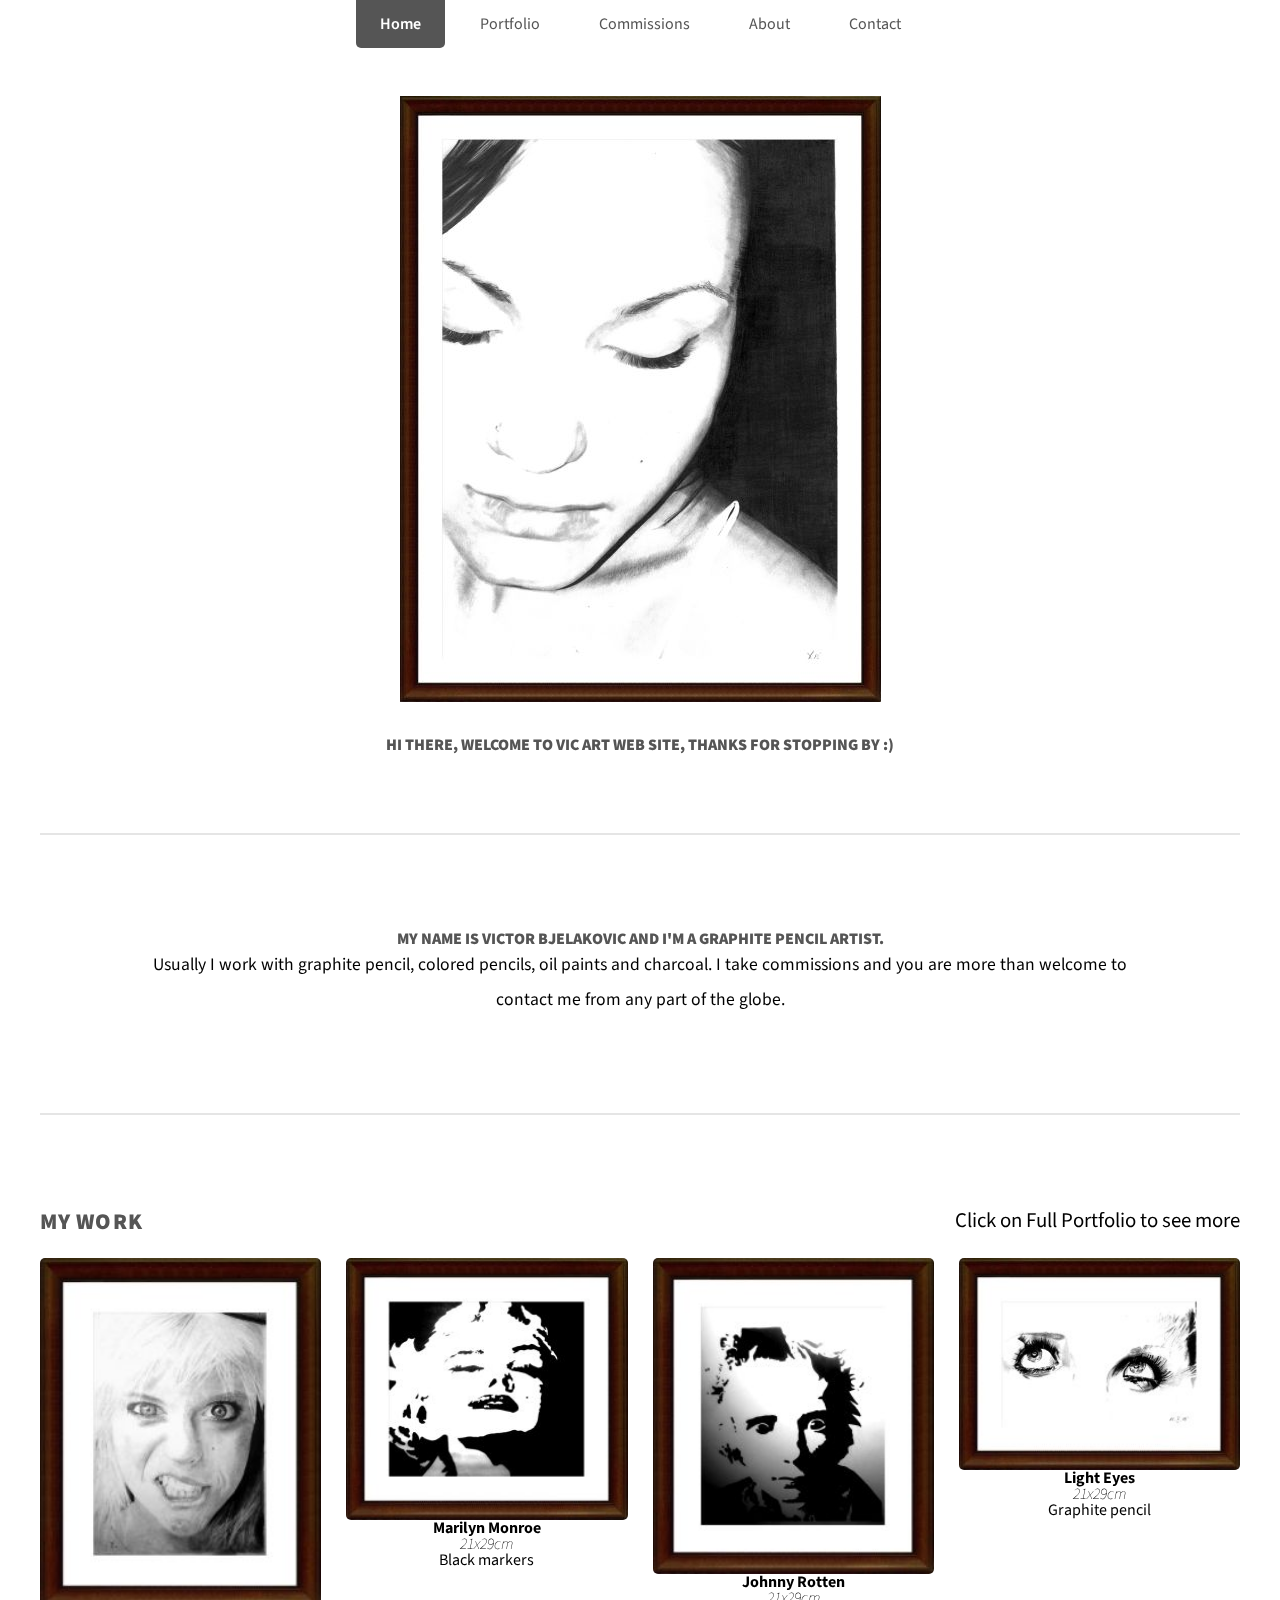
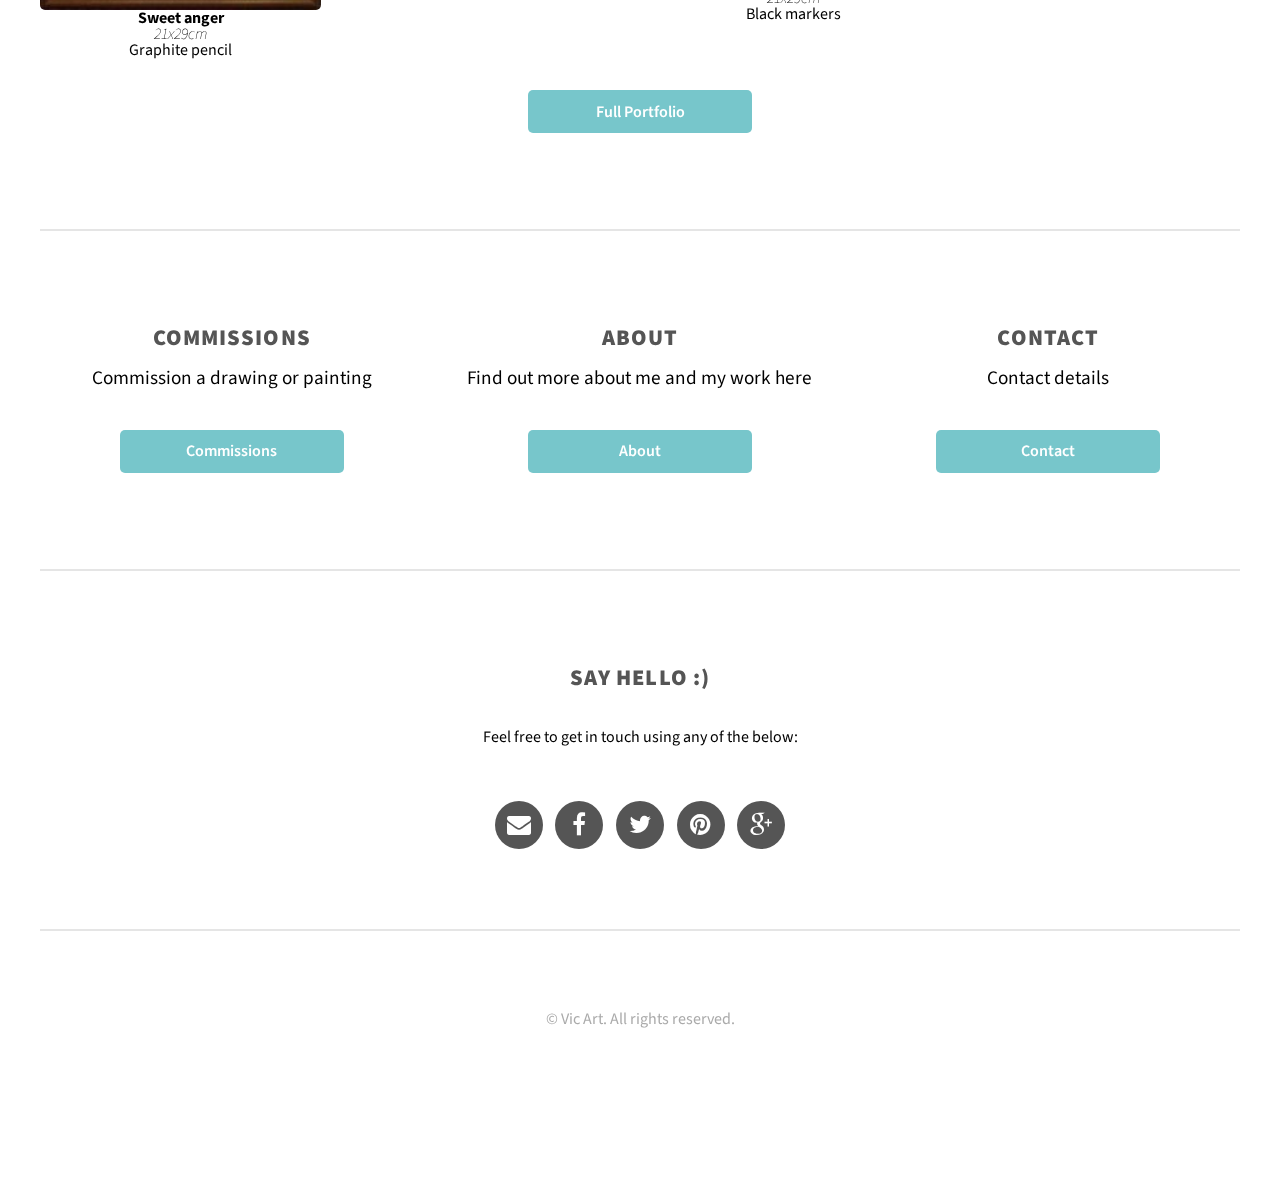
<file: index.html>
<!DOCTYPE HTML>
<html>
	<head>
		<title>Vic Art - the art of Victor Bjelakovic showing graphite pencil, charcoal, and oil based works</title>
		<meta http-equiv="content-type" content="text/html; charset=utf-8" />
		<meta name="description" content="Victor Bjelakovic's art portfolio showing his pencil, graphite, oil, and charcoal drawings and artwork. Available for commissions, exhibitions, or one off art pieces." />
		<meta name="keywords" content="Art, graphite pencil, charcoal, oil, drawing, painting" />
		<!--[if lte IE 8]><script src="css/ie/html5shiv.js"></script><![endif]-->
		<script src="js/jquery.min.js"></script>
		<script src="js/jquery.dropotron.min.js"></script>
		<script src="js/jquery.selectorr.min.js"></script>
		<script src="js/jquery.poptrox.min.js"></script>
		<script src="js/skel.min.js"></script>
		<script src="js/skel-layers.min.js"></script>
		<script src="js/init.js"></script>
		<noscript>
			<link rel="stylesheet" href="css/skel.css" />
			<link rel="stylesheet" href="css/style.css" />
			<link rel="stylesheet" href="css/style-desktop.css" />
		</noscript>
		<!--[if lte IE 8]><link rel="stylesheet" href="css/ie/v8.css" /><![endif]-->
	</head>
	<body class="homepage">
		<div class="container">

			<!-- Header Wrapper -->
				<div id="header-wrapper" class="wrapper">
							
					<!-- Header -->
						<div id="header">

							<!-- Logo -->
								<!-- <a href="index.html" id="logo">
									<span class="pennant"><span class="icon fa-pencil-square"></span>&nbsp;&nbsp;&nbsp;<h3>Vic Art</h3></span>
								</a> -->
								<img src="images/portfolio/thumbnails/GirlWithClosedEyes.jpg" alt="">
								<br/><br/><br/>
								<h3>Hi there, welcome to Vic Art web site, thanks for stopping by :)</h3>
							
							<!-- Nav -->
								<nav id="nav">
									<ul>
										<li class="current_page_item"><a href="index.html">Home</a></li>
										<li><a href="portfolio.html">Portfolio</a></li>
										<li><a href="commissions.html">Commissions</a></li>
										<li><a href="about.html">About</a></li>
										<li><a href="contact.html">Contact</a></li>
									</ul>
								</nav>

						</div>

				</div>

			<!-- Banner Wrapper -->
				<div id="banner-wrapper" class="wrapper">
	
					<!-- Banner -->
						<section id="banner">
							<h3>My name is Victor Bjelakovic and I'm a graphite pencil artist. </h3>
							<p>Usually I work with graphite pencil, colored pencils, oil paints and charcoal. I take commissions and you are more than welcome to contact me from any part of the globe.</p>
						</section>
	
				</div>
			
			<!-- Portfolio Wrapper -->
				<div class="wrapper">
					<section id="portfolio-preview">
						<header>
							<h2>My Work</h2>
							<span class="byline">Click on Full Portfolio to see more</span>
						</header>
						<div class="row">
							<div class="3u"><a href="images/portfolio/fulls/SweetAnger.jpg" class="image fit"><img src="images/portfolio/thumbnails/SweetAnger.jpg" alt="Graphite pencil art form"></a><span class="picinfo-bold">Sweet anger</span><br/><span class="picinfo-italic">21x29cm</span><br/>Graphite pencil</div>
							
							<div class="3u"><a href="images/portfolio/fulls/MarilynMonroe.jpg" class="image fit"><img src="images/portfolio/thumbnails/MarilynMonroe.jpg" alt="Black marker art form"></a><span class="picinfo-bold">Marilyn Monroe</span><br/><span class="picinfo-italic">21x29cm</span><br/><span class="picinfo-normal">Black markers</span></div>
							
							<div class="3u"><a href="images/portfolio/fulls/JohnnyRotten.jpg" class="image fit"><img src="images/portfolio/thumbnails/JohnnyRotten.jpg" alt="Black marker art form"></a><span class="picinfo-bold">Johnny Rotten</span><br/><span class="picinfo-italic">21x29cm</span><br/>Black markers</div>
							
							<div class="3u"><a href="images/portfolio/fulls/LightEyes.jpg" class="image fit"><img src="images/portfolio/thumbnails/LightEyes.jpg" alt="Graphite pencil art form"></a><span class="picinfo-bold">Light Eyes</span><br/><span class="picinfo-italic">21x29cm</span><br/>Graphite pencil</div>
						</div>
						<footer>
							<a href="portfolio.html" class="button button-alt">Full Portfolio</a>
						</footer>
					</section>
				</div>

			<!-- Highlights Wrapper -->
				<div class="wrapper">
					<div id="highlights">
						<div class="row">
							<div class="4u">
								<section class="first">
									<header>
										<h2>Commissions</h2>
										<span class="byline">Commission a drawing or painting</span>
									</header>
									<footer>
										<a href="commissions.html" class="button">Commissions</a>
									</footer>
								</section>
							</div>						
							<div class="4u">
								<section class="first">
									<header>
										<h2>About</h2>
										<span class="byline">Find out more about me and my work here</span>
									</header>
									<footer>
										<a href="about.html" class="button">About</a>
									</footer>
								</section>
							</div>
							<div class="4u">			
								<section>
									<header>
										<h2>Contact</h2>
										<span class="byline">Contact details</span>
									</header>
									<footer>
										<a href="contact.html" class="button">Contact</a>
									</footer>
								</section>
							</div>
						</div>
					</div>
				</div>

			<!-- Footer Wrapper -->
				<div id="footer-wrapper" class="wrapper">

					<!-- Footer -->
						<section id="footer">
							<header>
								<h2>Say hello :)</h2>
							</header>
							<p>Feel free to get in touch using any of the below:</p>
							<ul class="contact">
								
								<li><a href="mailto:vic-art@outlook.com" class="icon fa-envelope"><span>Email</span></a></li>
								<li><a href="https://www.facebook.com/vic.art.357" class="icon fa-facebook" target="_new"><span>Facebook</span></a></li>
								<li><a href="https://twitter.com/VicArt556" class="icon fa-twitter" target="_new"><span>Twitter</span></a></li>
								<!-- <li><a href="#" class="icon fa-instagram"><span>Instagram</span></a></li> -->
								<li><a href="http://www.pinterest.com/vicart556/" class="icon fa-pinterest" target="_new"><span>Pinterest</span></a></li>
								<li><a href="https://plus.google.com/117649432038460181382/" class="icon fa-google-plus" target="_new"><span>Google Plus</span></a></li>

							</ul>
						</section>

					<!-- Copyright -->
						<div id="copyright">
							&copy; Vic Art. All rights reserved.
						</div>

				</div>

		</div>
	</body>
</html>
</file>
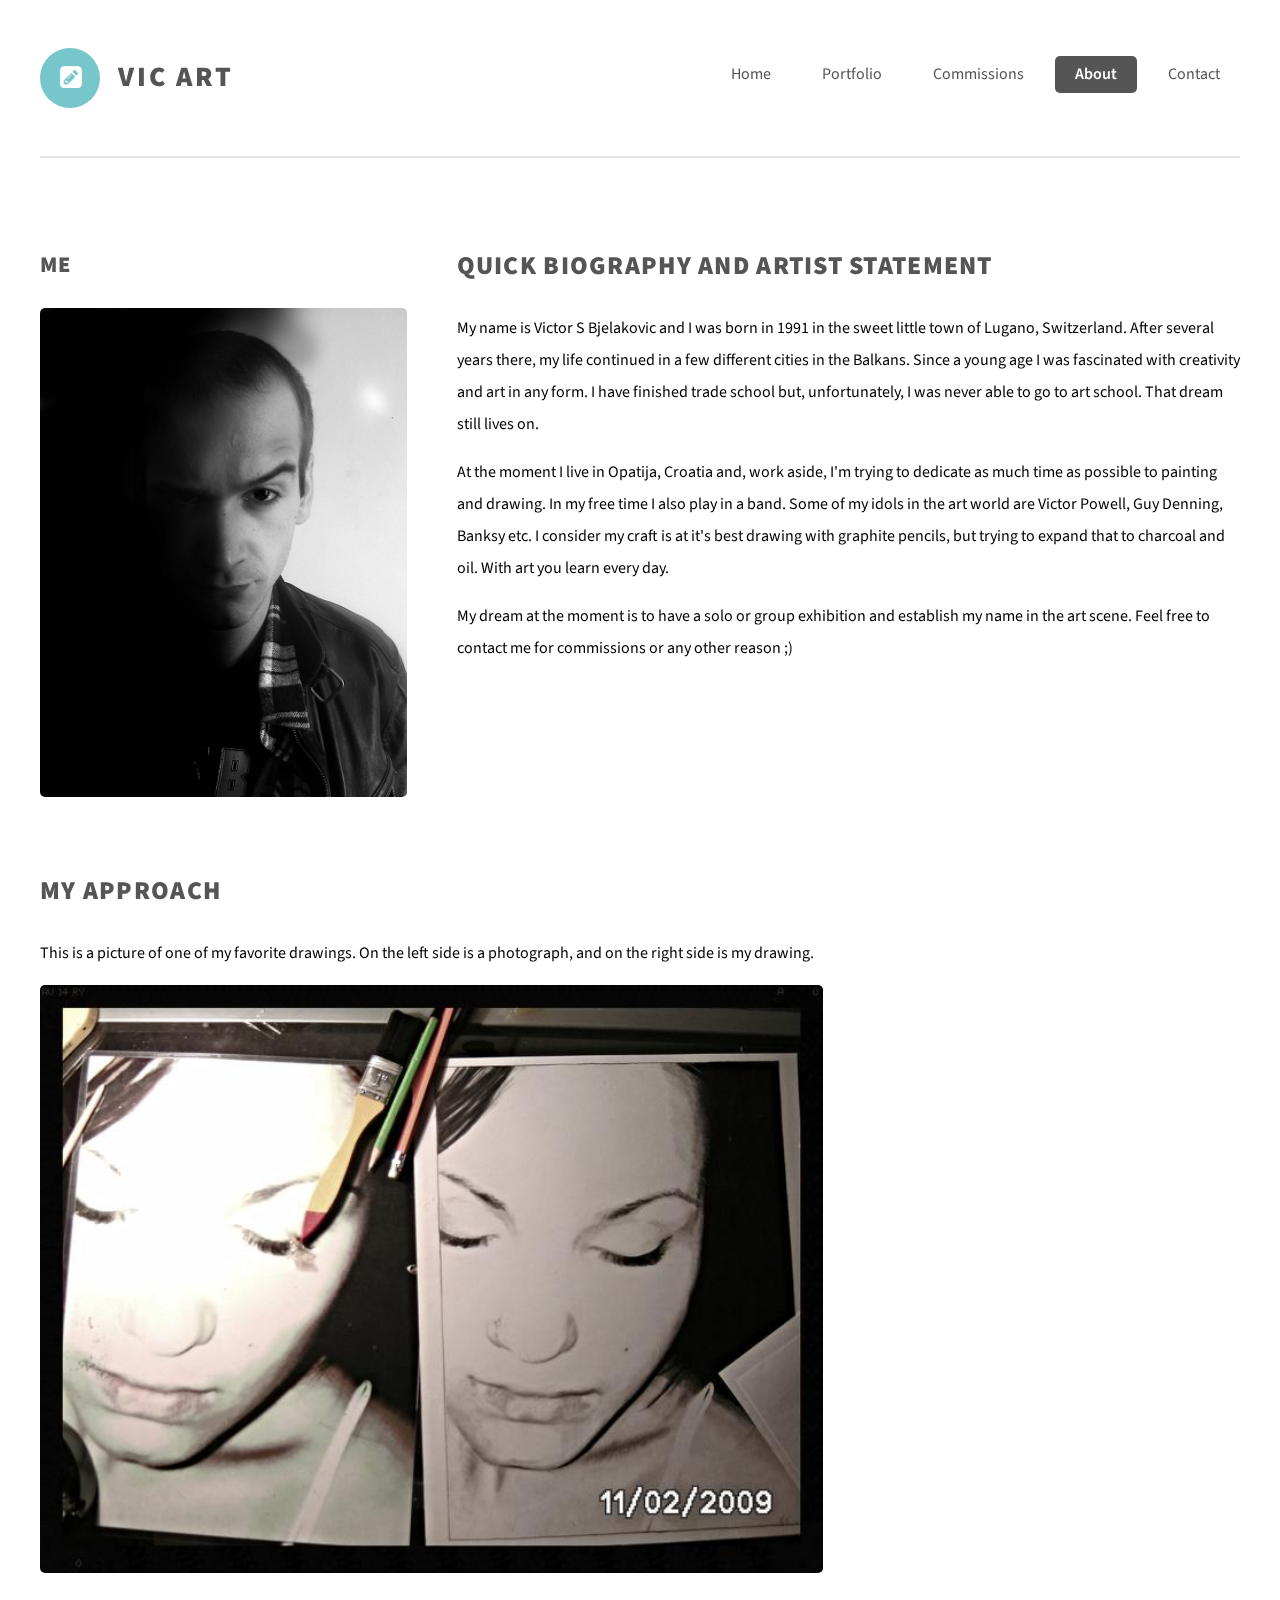
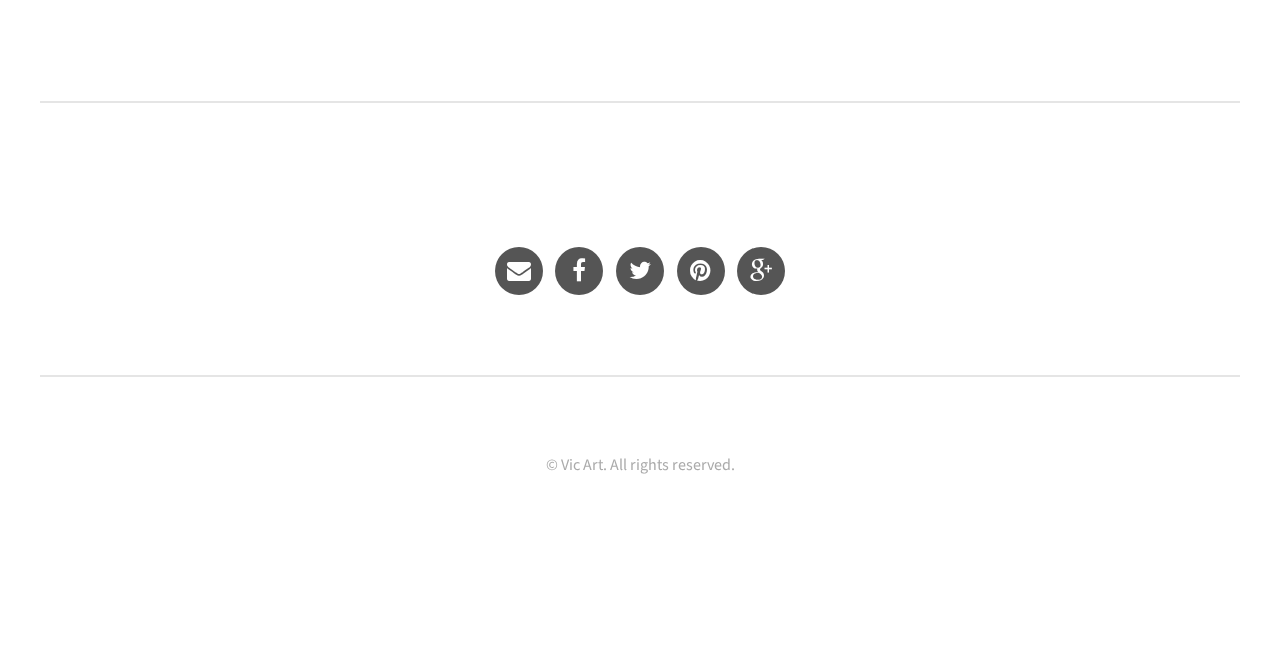
<file: about.html>
<!DOCTYPE HTML>
<html>
	<head>
		<title>Vic Art - the art of Victor Bjelakovic showing graphite pencil, charcoal, and oil based works</title>
		<meta http-equiv="content-type" content="text/html; charset=utf-8" />
		<meta name="description" content="Victor Bjelakovic's art portfolio showing his pencil, graphite, oil, and charcoal drawings and artwork. Available for commissions, exhibitions, or one off art pieces." />
		<meta name="keywords" content="Art, graphite pencil, charcoal, oil, drawing, painting" />
		<!--[if lte IE 8]><script src="css/ie/html5shiv.js"></script><![endif]-->
		<script src="js/jquery.min.js"></script>
		<script src="js/jquery.dropotron.min.js"></script>
		<script src="js/jquery.selectorr.min.js"></script>
		<script src="js/jquery.poptrox.min.js"></script>
		<script src="js/skel.min.js"></script>
		<script src="js/skel-layers.min.js"></script>
		<script src="js/init.js"></script>
		<noscript>
			<link rel="stylesheet" href="css/skel.css" />
			<link rel="stylesheet" href="css/style.css" />
			<link rel="stylesheet" href="css/style-desktop.css" />
		</noscript>
		<!--[if lte IE 8]><link rel="stylesheet" href="css/ie/v8.css" /><![endif]-->
	</head>
	<body class="left-sidebar">
		<div class="container">

			<!-- Header Wrapper -->
				<div id="header-wrapper" class="wrapper">
							
					<!-- Header -->
						<div id="header">
							
							<!-- Logo -->
								<a href="index.html" id="logo">
									<span class="pennant"><span class="icon fa-pencil-square"></span></span>
									<h1>Vic Art</h1>
								</a>
							
							<!-- Nav -->
								<nav id="nav">
									<ul>
										<li><a href="index.html">Home</a></li>
										<li><a href="portfolio.html">Portfolio</a></li>
										<li><a href="commissions.html">Commissions</a></li>
										<li class="current_page_item"><a href="about.html">About</a></li>
										<li><a href="contact.html">Contact</a></li>
									</ul>
								</nav>

						</div>

				</div>
			
			<!-- Main Wrapper -->
				<div class="wrapper">

					<div class="row double">

						<!-- Sidebar -->
						<div id="sidebar" class="4u">
							<section>
								<header>
									<h2>Me</h2>
								</header>
								<a href="#" class="image featured"><img src="images/Vic.jpg" alt=""></a>
							</section>
						</div>
				
					<!-- Content -->
						<div id="content" class="8u skel-cell-important">
							<article>					
								<header>
									<h2>Quick Biography and Artist Statement</h2>
								</header>
								<p>My name is Victor S Bjelakovic and I was born in 1991 in the sweet little town of Lugano, Switzerland. After several years there, my life continued in a few different cities in the Balkans. Since a young age I was fascinated with creativity and art in any form. I have finished trade school but, unfortunately, I was never able to go to art school. That dream still lives on.</p>
								<p>At the moment I live in Opatija, Croatia and, work aside, I'm trying to dedicate as much time as possible to painting and drawing. In my free time I also play in a band. Some of my idols in the art world are Victor Powell, Guy Denning, Banksy etc. I consider my craft is at it's best drawing with graphite pencils, but trying to expand that to charcoal and oil. With art you learn every day.
								</p>
								<p>My dream at the moment is to have a solo or group exhibition and establish my name in the art scene. Feel free to contact me for commissions or any other reason ;)</p>
							</article>
						</div>	
					</div>

					<div class="row double">
					
						<!-- Content -->
							<div id="content" class="8u skel-cell-important">
								<article>
									<header>
										<h2>My approach</h2>
									</header>
									<p>This is a picture of one of my favorite drawings. On the left side is a photograph, and on the right side is my drawing.</p>
									<a href="#" class="image featured"><img src="images/portfolio/fulls/GirlEyesPicAndDrawing.jpg" alt=""></a>
								</article>
							</div>
					</div>
				</div>						

			<!-- Footer Wrapper -->
				<div id="footer-wrapper" class="wrapper">

					<!-- Footer -->
						<section id="footer">
							<ul class="contact">
								<li><a href="mailto:vic-art@outlook.com" class="icon fa-envelope"><span>Email</span></a></li>
								<li><a href="https://www.facebook.com/vic.art.357" class="icon fa-facebook"><span>Facebook</span></a></li>
								<li><a href="https://twitter.com/VicArt556" class="icon fa-twitter"><span>Twitter</span></a></li>
								<!-- <li><a href="#" class="icon fa-instagram"><span>Instagram</span></a></li> -->
								<li><a href="http://www.pinterest.com/vicart556/" class="icon fa-pinterest"><span>Pinterest</span></a></li>
								<li><a href="https://plus.google.com/117649432038460181382/" class="icon fa-google-plus" target="_new"><span>Google Plus</span></a></li>
							</ul>
						</section>

					<!-- Copyright -->
						<div id="copyright">
							&copy; Vic Art. All rights reserved.
						</div>

				</div>

		</div>
	</body>
</html>
</file>
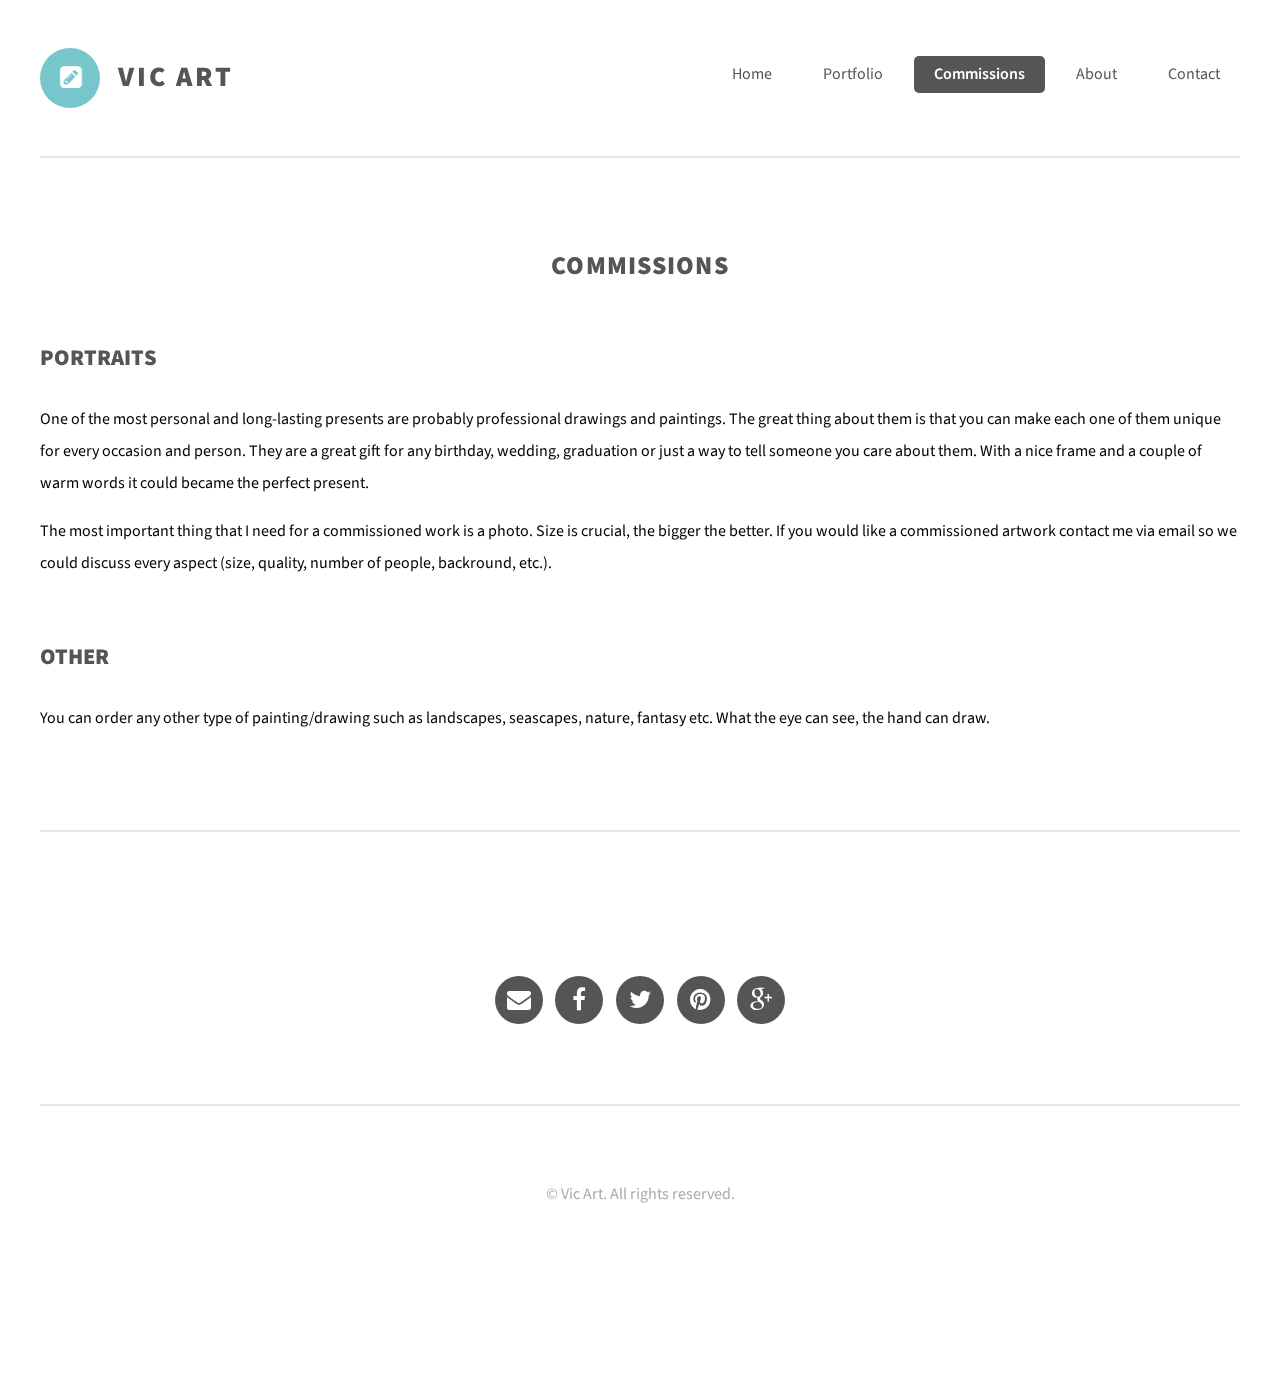
<file: commissions.html>
<!DOCTYPE HTML>
<!--
	Focal Point by Pixelarity
	pixelarity.com @pixelarity
	License: pixelarity.com/license
-->
<html>
	<head>
		<title>Vic Art - the art of Victor Bjelakovic showing graphite pencil, charcoal, and oil based works</title>
		<meta http-equiv="content-type" content="text/html; charset=utf-8" />
		<meta name="description" content="Victor Bjelakovic's art portfolio showing his pencil, graphite, oil, and charcoal drawings and artwork. Available for commissions, exhibitions, or one off art pieces." />
		<meta name="keywords" content="Art, graphite pencil, charcoal, oil, drawing, painting" />
		<!--[if lte IE 8]><script src="css/ie/html5shiv.js"></script><![endif]-->
		<script src="js/jquery.min.js"></script>
		<script src="js/jquery.dropotron.min.js"></script>
		<script src="js/jquery.selectorr.min.js"></script>
		<script src="js/jquery.poptrox.min.js"></script>
		<script src="js/skel.min.js"></script>
		<script src="js/skel-layers.min.js"></script>
		<script src="js/init.js"></script>
		<noscript>
			<link rel="stylesheet" href="css/skel.css" />
			<link rel="stylesheet" href="css/style.css" />
			<link rel="stylesheet" href="css/style-desktop.css" />
		</noscript>
		<!--[if lte IE 8]><link rel="stylesheet" href="css/ie/v8.css" /><![endif]-->
	</head>
	<body class="no-sidebar">
		<div class="container">

			<!-- Header Wrapper -->
				<div id="header-wrapper" class="wrapper">
							
					<!-- Header -->
						<div id="header">
							
							<!-- Logo -->
								<a href="index.html" id="logo">
									<span class="pennant"><span class="icon fa-pencil-square"></span></span>
									<h1>Vic Art</h1>
								</a>
							
							<!-- Nav -->
								<nav id="nav">
									<ul>
										<li><a href="index.html">Home</a></li>
										<li><a href="portfolio.html">Portfolio</a></li>
										<li class="current_page_item"><a href="commissions.html">Commissions</a></li>
										<li><a href="about.html">About</a></li>
										<li><a href="contact.html">Contact</a></li>
									</ul>
								</nav>
						</div>

				</div>
			
			<!-- Wide Content Wrapper -->
				<div class="wrapper">

					<!-- Wide Content -->
						<article id="content">
							<header>
								<h2>Commissions</h2>
							</header>
							<!-- <a href="#" class="image featured"><img src="images/portfolio/fulls/DarkEyes.jpg" alt=""></a> -->
							<h3>Portraits</h3>
							<p>One of the most personal and long-lasting presents are probably professional drawings and paintings. The great thing about them is that you can make each one of them unique for every occasion and person. They are a great gift for any birthday, wedding, graduation or just a way to tell someone you care about them. With a nice frame and a couple of warm words it could became the perfect present.</p>
							<p>The most important thing that I need for a commissioned work is a photo. Size is crucial, the bigger the better. If you would like a commissioned artwork contact me via email so we could discuss every aspect (size, quality, number of people, backround, etc.).</p>
							<h3>Other</h3>
							<p>You can order any other type of painting/drawing such as landscapes, seascapes, nature, fantasy etc. What the eye can see, the hand can draw.</p>
						</article>

				</div>

			<!-- Footer Wrapper -->
				<div id="footer-wrapper" class="wrapper">

					<!-- Footer -->
						<section id="footer">
							<ul class="contact">
								<li><a href="mailto:vic-art@outlook.com" class="icon fa-envelope"><span>Email</span></a></li>
								<li><a href="https://www.facebook.com/vic.art.357" class="icon fa-facebook"><span>Facebook</span></a></li>
								<li><a href="https://twitter.com/VicArt556" class="icon fa-twitter"><span>Twitter</span></a></li>
								<!-- <li><a href="#" class="icon fa-instagram"><span>Instagram</span></a></li> -->
								<li><a href="http://www.pinterest.com/vicart556/" class="icon fa-pinterest"><span>Pinterest</span></a></li>
								<li><a href="https://plus.google.com/117649432038460181382/" class="icon fa-google-plus" target="_new"><span>Google Plus</span></a></li>
							</ul>
						</section>

					<!-- Copyright -->
						<div id="copyright">
							&copy; Vic Art. All rights reserved.
						</div>

				</div>

		</div>
	</body>
</html>
</file>
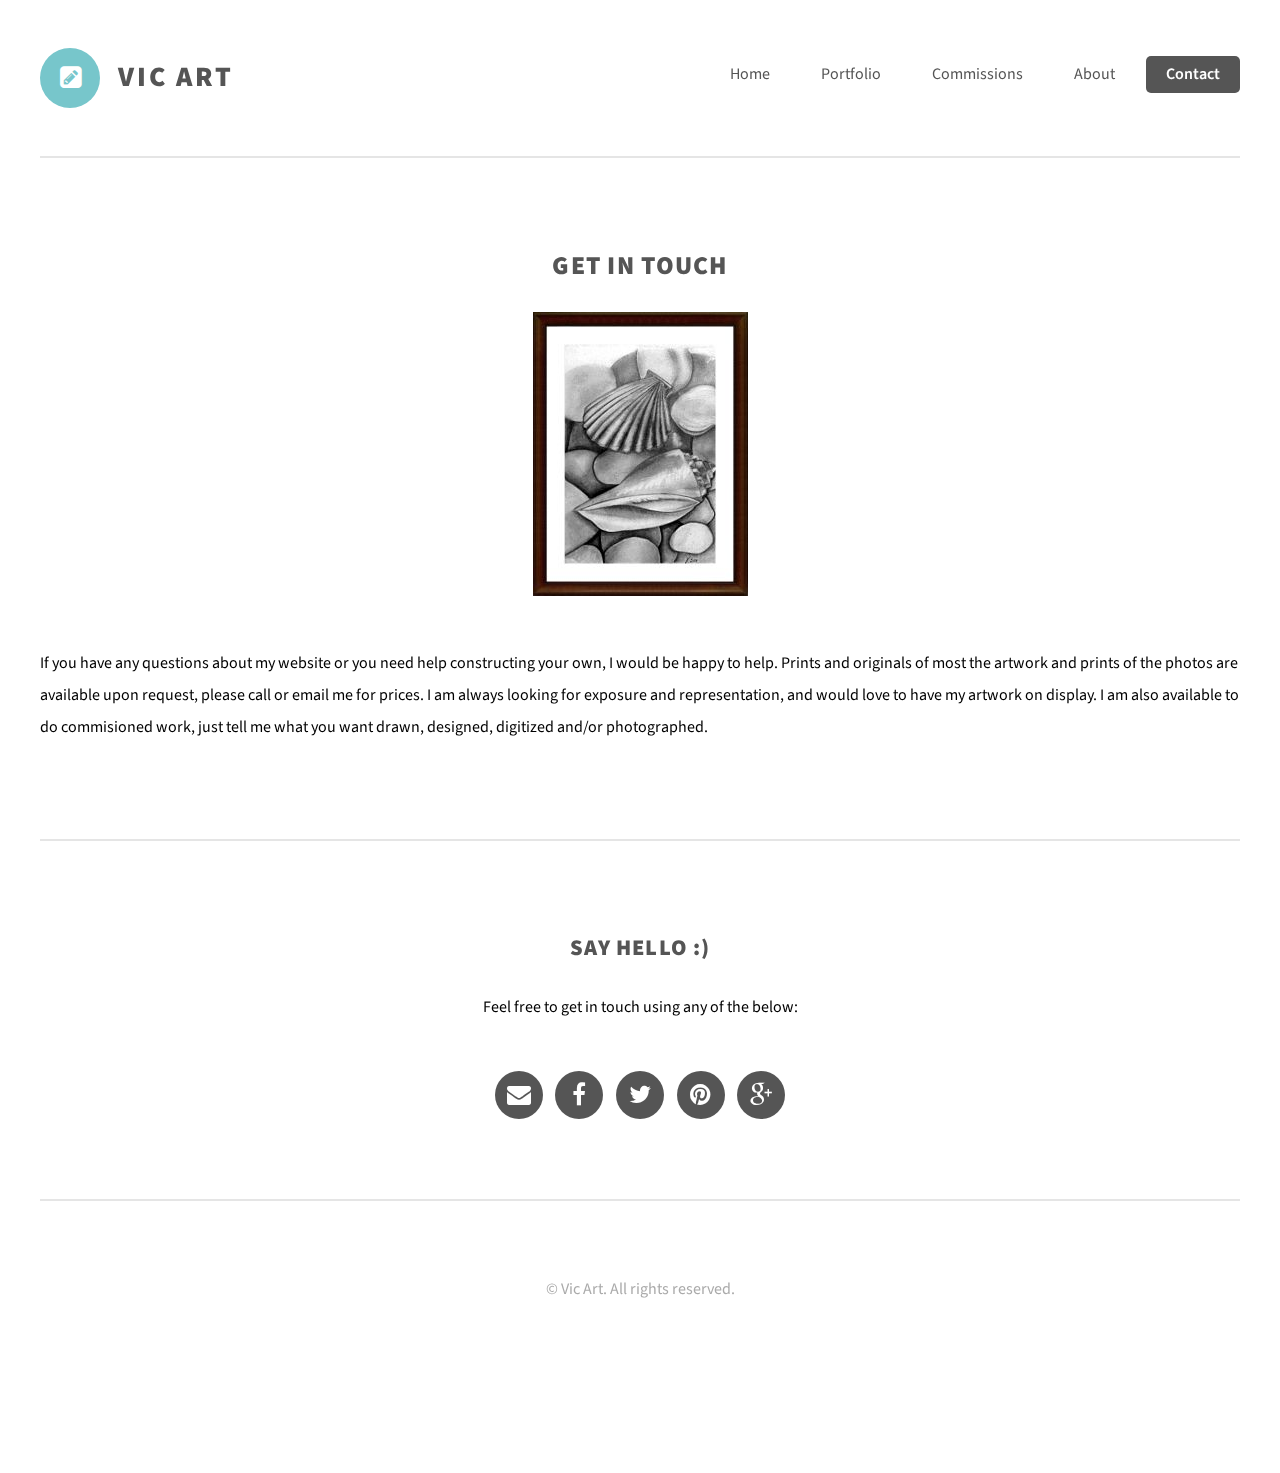
<file: contact.html>
<!DOCTYPE HTML>
<html>
	<head>
		<title>Vic Art - the art of Victor Bjelakovic showing graphite pencil, charcoal, and oil based works</title>
		<meta http-equiv="content-type" content="text/html; charset=utf-8" />
		<meta name="description" content="Victor Bjelakovic's art portfolio showing his pencil, graphite, oil, and charcoal drawings and artwork. Available for commissions, exhibitions, or one off art pieces." />
		<meta name="keywords" content="Art, graphite pencil, charcoal, oil, drawing, painting" />
		<!--[if lte IE 8]><script src="css/ie/html5shiv.js"></script><![endif]-->
		<script src="js/jquery.min.js"></script>
		<script src="js/jquery.dropotron.min.js"></script>
		<script src="js/jquery.selectorr.min.js"></script>
		<script src="js/jquery.poptrox.min.js"></script>
		<script src="js/skel.min.js"></script>
		<script src="js/skel-layers.min.js"></script>
		<script src="js/init.js"></script>
		<noscript>
			<link rel="stylesheet" href="css/skel.css" />
			<link rel="stylesheet" href="css/style.css" />
			<link rel="stylesheet" href="css/style-desktop.css" />
		</noscript>
		<!--[if lte IE 8]><link rel="stylesheet" href="css/ie/v8.css" /><![endif]-->
	</head>
	<body class="no-sidebar">
		<div class="container">

			<!-- Header Wrapper -->
				<div id="header-wrapper" class="wrapper">
							
					<!-- Header -->
						<div id="header">
							
							<!-- Logo -->
								<a href="index.html" id="logo">
									<span class="pennant"><span class="icon fa-pencil-square"></span></span>
									<h1>Vic Art</h1>
								</a>
							
							<!-- Nav -->
								<nav id="nav">
									<ul>
										<li><a href="index.html">Home</a></li>
										<li><a href="portfolio.html">Portfolio</a></li>
										<li><a href="commissions.html">Commissions</a></li>
										<li><a href="about.html">About</a></li>
										<li class="current_page_item"><a href="contact.html">Contact</a></li>
									</ul>
								</nav>

						</div>

				</div>
			
			<!-- Wide Content Wrapper -->
				<div class="wrapper">

					<!-- Wide Content -->
						<article id="content">
							<header>
								<h2>Get in touch</h2>
							</header>

							<div id="wrapper" style="width:100%; text-align:center">
								<img src="images/portfolio/thumbnails/Seajoy.jpg" alt="" align="center">
							</div>

							<br/><br/><br/>
							<p>If you have any questions about my website or you need help constructing your own, I would be happy to help. Prints and originals of most the artwork and prints of the photos are available upon request, please call or email me for prices. I am always looking for exposure and representation, and would love to have my artwork on display. I am also available to do commisioned work, just tell me what you want drawn, designed, digitized and/or photographed.</p>	
						</article>

				</div>

			<!-- Footer Wrapper -->
				<div id="footer-wrapper" class="wrapper">

					<!-- Footer -->
						<section id="footer">
							<header>
								<h2>Say hello :)</h2>
							</header>
							<p>Feel free to get in touch using any of the below:</p>
							<ul class="contact">
								<li><a href="mailto:vic-art@outlook.com" class="icon fa-envelope"><span>Email</span></a></li>
								<li><a href="https://www.facebook.com/vic.art.357" class="icon fa-facebook"><span>Facebook</span></a></li>
								<li><a href="https://twitter.com/VicArt556" class="icon fa-twitter"><span>Twitter</span></a></li>
								<!-- <li><a href="#" class="icon fa-instagram"><span>Instagram</span></a></li> -->
								<li><a href="http://www.pinterest.com/vicart556/" class="icon fa-pinterest"><span>Pinterest</span></a></li>
								<li><a href="https://plus.google.com/117649432038460181382/" class="icon fa-google-plus" target="_new"><span>Google Plus</span></a></li>
							</ul>
						</section>

					<!-- Copyright -->
						<div id="copyright">
							&copy; Vic Art. All rights reserved.
						</div>

				</div>

		</div>
	</body>
</html>
</file>
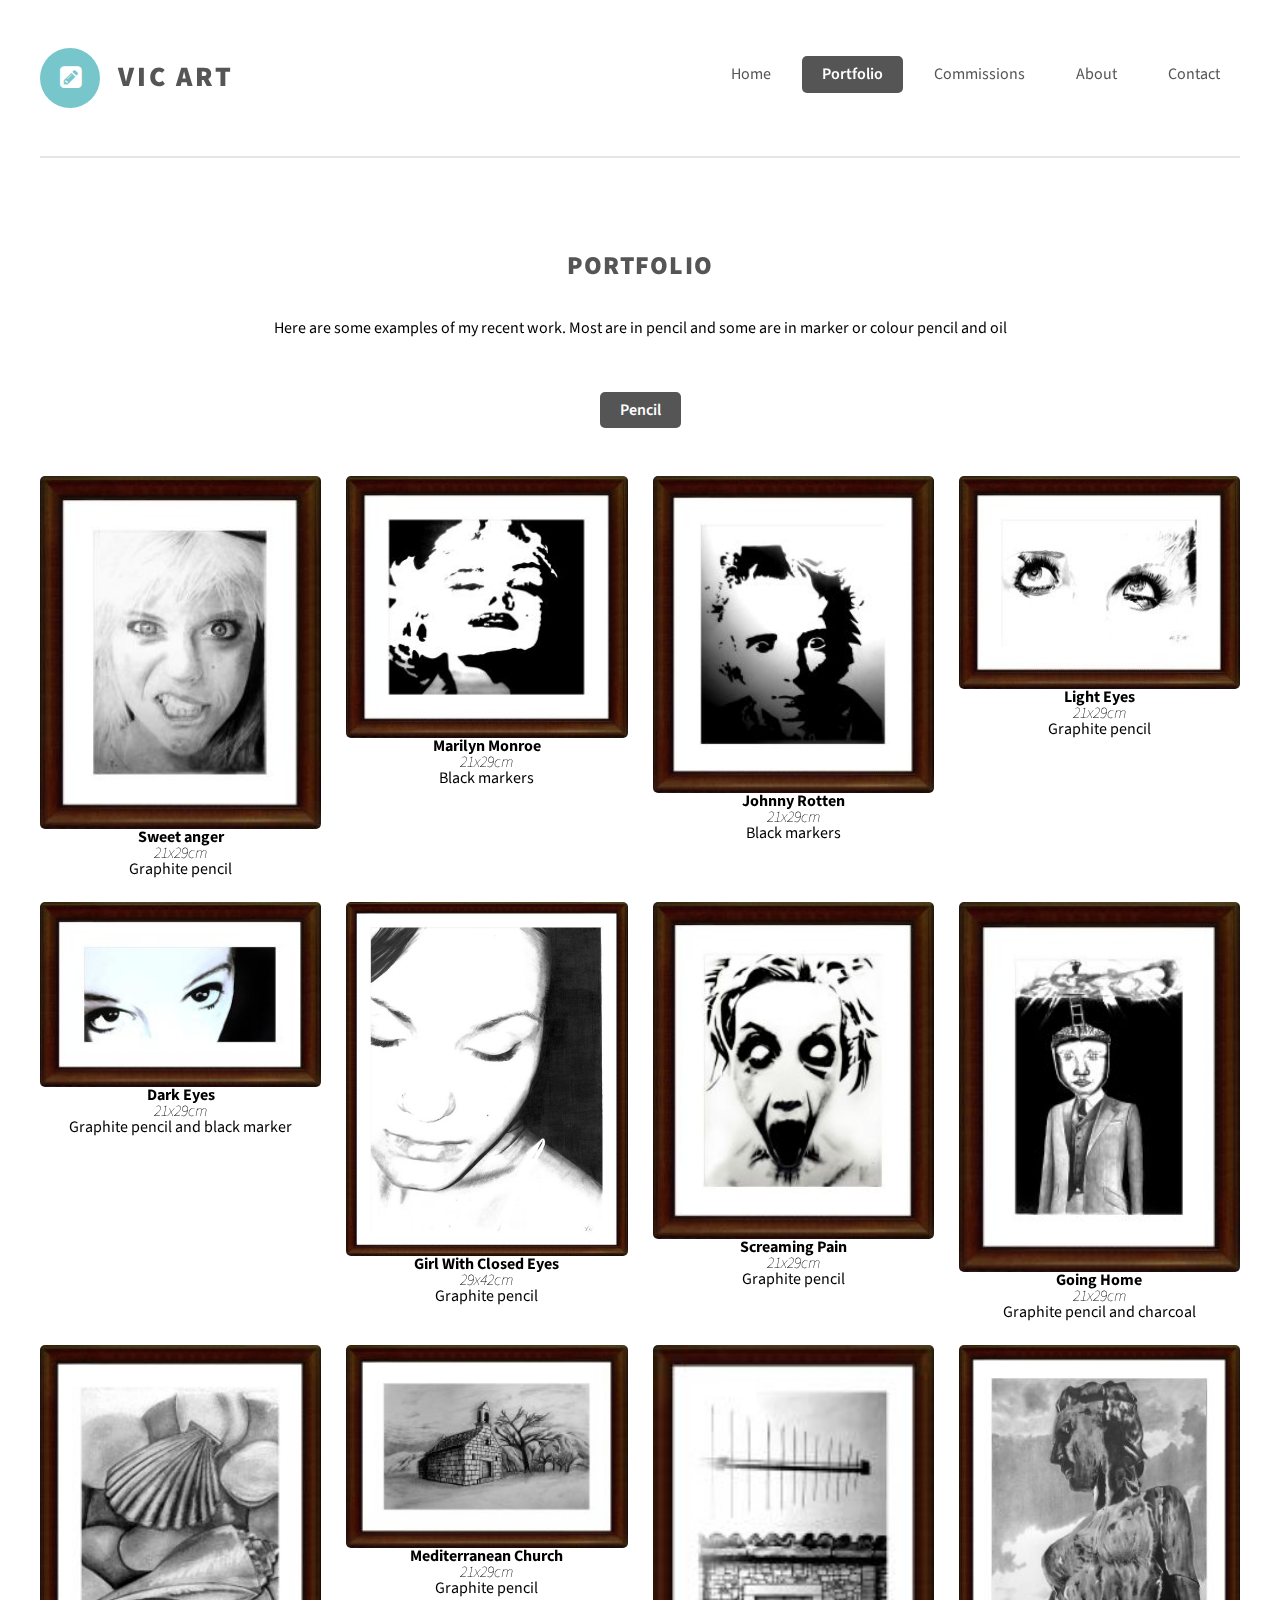
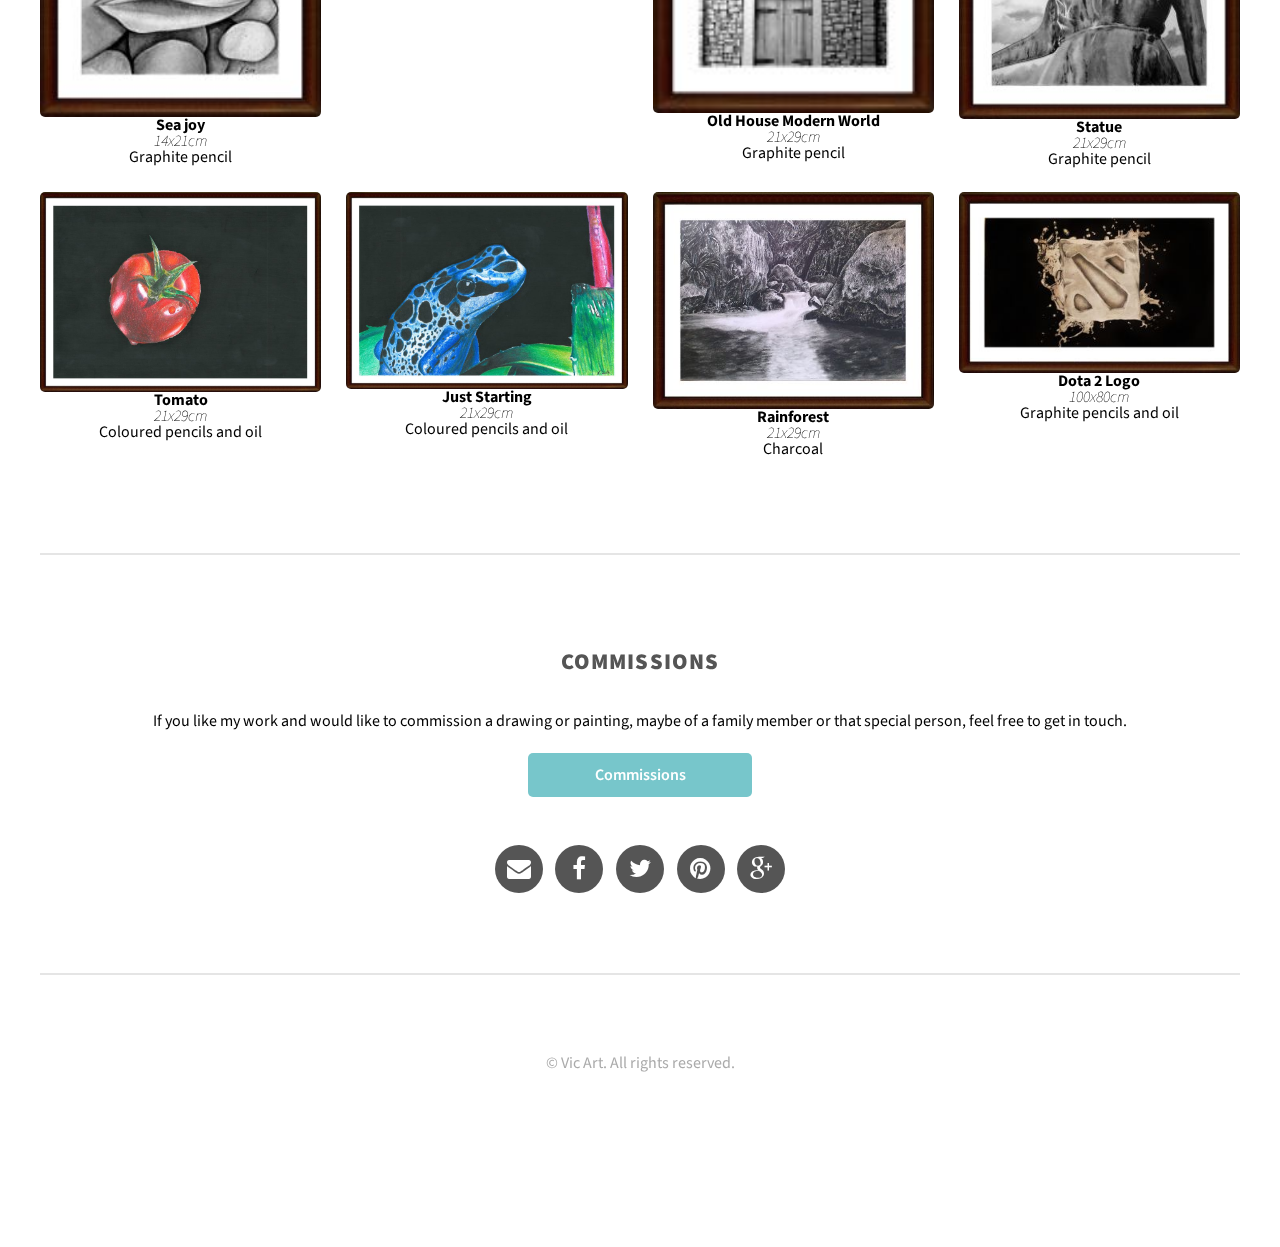
<file: portfolio.html>
<!DOCTYPE HTML>
<html>
	<head>
		<title>Vic Art - the art of Victor Bjelakovic showing graphite pencil, charcoal, and oil based works</title>
		<meta http-equiv="content-type" content="text/html; charset=utf-8" />
		<meta name="description" content="Victor Bjelakovic's art portfolio showing his pencil, graphite, oil, and charcoal drawings and artwork. Available for commissions, exhibitions, or one off art pieces." />
		<meta name="keywords" content="Art, graphite pencil, charcoal, oil, drawing, painting" />
		<!--[if lte IE 8]><script src="css/ie/html5shiv.js"></script><![endif]-->
		<script src="js/jquery.min.js"></script>
		<script src="js/jquery.dropotron.min.js"></script>
		<script src="js/jquery.selectorr.min.js"></script>
		<script src="js/jquery.poptrox.min.js"></script>
		<script src="js/skel.min.js"></script>
		<script src="js/skel-layers.min.js"></script>
		<script src="js/init.js"></script>
		<noscript>
			<link rel="stylesheet" href="css/skel.css" />
			<link rel="stylesheet" href="css/style.css" />
			<link rel="stylesheet" href="css/style-desktop.css" />
		</noscript>
		<!--[if lte IE 8]><link rel="stylesheet" href="css/ie/v8.css" /><![endif]-->
	</head>
	<body class="no-sidebar">
		<div class="container">
		<!-- title in the middle(with bold letters),below size with italic and the medium with normal -->

			<!-- Header Wrapper -->
				<div id="header-wrapper" class="wrapper">
							
					<!-- Header -->
						<div id="header">
							
							<!-- Logo -->
								<a href="index.html" id="logo">
									<span class="pennant"><span class="icon fa-pencil-square"></span></span>
									<h1>Vic Art</h1>
								</a>
							
							<!-- Nav -->
								<nav id="nav">
									<ul>
										<li><a href="index.html">Home</a></li>
										<li class="current_page_item"><a href="portfolio.html">Portfolio</a></li>
										<li><a href="commissions.html">Commissions</a></li>
										<li><a href="about.html">About</a></li>
										<li><a href="contact.html">Contact</a></li>
									</ul>
								</nav>
						</div>
				</div>
			
			<!-- Portfolio Wrapper -->
				<div class="wrapper">

					<article id="content" class="centered">
						<header>
							<h2>Portfolio</h2>
						</header>
						<p>Here are some examples of my recent work. Most are in pencil and some are in marker or colour pencil and oil</p>
						<ul id="portfolio">
							<li>
								<h3>Pencil</h3>
								<div class="row">
									<div class="3u">
										<a href="images/portfolio/fulls/SweetAnger.jpg" class="image fit"><img src="images/portfolio/thumbnails/SweetAnger.jpg" alt="Graphite pencil art form"></a>
										<span class="picinfo-bold">Sweet anger</span><br/><span class="picinfo-italic">21x29cm</span><br/>Graphite pencil	
									</div>
									
									<div class="3u">
										<a href="images/portfolio/fulls/MarilynMonroe.jpg" class="image fit"><img src="images/portfolio/thumbnails/MarilynMonroe.jpg" alt="Black marker art form"></a>
										<span class="picinfo-bold">Marilyn Monroe</span><br/><span class="picinfo-italic">21x29cm</span><br/>Black markers
									</div>
									
									<div class="3u">
										<a href="images/portfolio/fulls/JohnnyRotten.jpg" class="image fit"><img src="images/portfolio/thumbnails/JohnnyRotten.jpg" alt="Black marker art form"></a>
										<span class="picinfo-bold">Johnny Rotten</span><br/><span class="picinfo-italic">21x29cm</span><br/>Black markers
									</div>
									
									<div class="3u">
										<a href="images/portfolio/fulls/LightEyes.jpg" class="image fit"><img src="images/portfolio/thumbnails/LightEyes.jpg" alt="Graphite pencil art form"></a>
										<span class="picinfo-bold">Light Eyes</span><br/><span class="picinfo-italic">21x29cm</span><br/>Graphite pencil
									</div>
								</div>
								<div class="row">
									<div class="3u">
										<a href="images/portfolio/fulls/DarkEyes.jpg" class="image fit"><img src="images/portfolio/thumbnails/DarkEyes.jpg" alt="Graphite pencil and black marker art form"></a>
										<span class="picinfo-bold">Dark Eyes</span><br/><span class="picinfo-italic">21x29cm</span><br/>Graphite pencil and black marker
									</div>

									<div class="3u">
										<a href="images/portfolio/fulls/GirlWithClosedEyes.jpg" class="image fit"><img src="images/portfolio/thumbnails/GirlWithClosedEyes.jpg" alt="Graphite pencil art form"></a>
										<span class="picinfo-bold">Girl With Closed Eyes</span><br/><span class="picinfo-italic">29x42cm</span><br/>Graphite pencil
									</div>

									<div class="3u">
										<a href="images/portfolio/fulls/ScreamingPain.jpg" class="image fit"><img src="images/portfolio/thumbnails/ScreamingPain.jpg" alt="Graphite pencil art form"></a>
										<span class="picinfo-bold">Screaming Pain</span><br/><span class="picinfo-italic">21x29cm</span><br/>Graphite pencil
									</div>

									<div class="3u">
										<a href="images/portfolio/fulls/GoingHome.jpg" class="image fit"><img src="images/portfolio/thumbnails/GoingHome.jpg" alt="Graphite pencil and chacoal art form"></a>
										<span class="picinfo-bold">Going Home</span><br/><span class="picinfo-italic">21x29cm</span><br/>Graphite pencil and charcoal
									</div>
								</div>
								<div class="row">
									<div class="3u">
										<a href="images/portfolio/fulls/Seajoy.jpg" class="image fit"><img src="images/portfolio/thumbnails/Seajoy.jpg" alt="Graphite pencil art form"></a>
										<span class="picinfo-bold">Sea joy</span><br/><span class="picinfo-italic">14x21cm</span><br/>Graphite pencil
									</div>
									
									<div class="3u">
										<a href="images/portfolio/fulls/MediterraneanChurch.jpg" class="image fit"><img src="images/portfolio/thumbnails/MediterraneanChurch.jpg" alt="Graphite pencil art form"></a>
										<span class="picinfo-bold">Mediterranean Church</span><br/><span class="picinfo-italic">21x29cm</span><br/>Graphite pencil
									</div>

									<div class="3u">
										<a href="images/portfolio/fulls/OldHouseModernWorld.jpg" class="image fit"><img src="images/portfolio/thumbnails/OldHouseModernWorld.jpg" alt="Graphite pencil art form"></a>
										<span class="picinfo-bold">Old House Modern World</span><br/><span class="picinfo-italic">21x29cm</span><br/>Graphite pencil
									</div>

									<div class="3u">
										<a href="images/portfolio/fulls/Photo0091.jpg" class="image fit"><img src="images/portfolio/thumbnails/Photo0091.jpg" alt="Graphite pencil art form"></a>
										<span class="picinfo-bold">Statue</span><br/><span class="picinfo-italic">21x29cm</span><br/>Graphite pencil
									</div>									
									
								</div>
								<div class="row">
									<div class="3u">
										<a href="images/portfolio/fulls/Tomato.jpg" class="image fit"><img src="images/portfolio/thumbnails/Tomato.jpg" alt="Coloured pencil and oil art form"></a>
										<span class="picinfo-bold">Tomato</span><br/><span class="picinfo-italic">21x29cm</span><br/>Coloured pencils and oil
									</div>

									<div class="3u">
										<a href="images/portfolio/fulls/JustStarting.jpg" class="image fit"><img src="images/portfolio/thumbnails/JustStarting.jpg" alt="Coloured pencil and oil art form"></a>
										<span class="picinfo-bold">Just Starting</span><br/><span class="picinfo-italic">21x29cm</span><br/>Coloured pencils and oil
									</div>

									<div class="3u">
										<a href="images/portfolio/fulls/Rainforest.jpg" class="image fit"><img src="images/portfolio/thumbnails/Rainforest.jpg" alt="Charcoal"></a>
										<span class="picinfo-bold">Rainforest</span><br/><span class="picinfo-italic">21x29cm</span><br/>Charcoal
									</div>

									<div class="3u">
										<a href="images/portfolio/fulls/Dota2Logo.jpg" class="image fit"><img src="images/portfolio/thumbnails/Dota2Logo.jpg" alt="Coloured pencil and oil art forrm"></a>
										<span class="picinfo-bold">Dota 2 Logo</span><br/><span class="picinfo-italic">100x80cm</span><br/>Graphite pencils and oil
									</div>

								</div>	
							</li>
						</ul>
					</article>
						
				</div>

			<!-- Footer Wrapper -->
				<div id="footer-wrapper" class="wrapper">

					<!-- Footer -->
						<section id="footer">
							<header>
								<h2>Commissions</h2>
							</header>
							<p>If you like my work and would like to commission a drawing or painting, maybe of a family member or that special person, feel free to get in touch.</p>
							<a href="commissions.html" class="button">Commissions</a>
							<ul class="contact">
								<li><a href="mailto:vic-art@outlook.com" class="icon fa-envelope"><span>Email</span></a></li>
								<li><a href="https://www.facebook.com/vic.art.357" class="icon fa-facebook"><span>Facebook</span></a></li>
								<li><a href="https://twitter.com/VicArt556" class="icon fa-twitter"><span>Twitter</span></a></li>
								<!-- <li><a href="#" class="icon fa-instagram"><span>Instagram</span></a></li> -->
								<li><a href="http://www.pinterest.com/vicart556/" class="icon fa-pinterest"><span>Pinterest</span></a></li>
								<li><a href="https://plus.google.com/117649432038460181382/" class="icon fa-google-plus" target="_new"><span>Google Plus</span></a></li>
							</ul>
						</section>

					<!-- Copyright -->
						<div id="copyright">
							&copy; Vic Art. All rights reserved.
						</div>

				</div>

		</div>
	</body>
</html>
</file>
<file: css/style-desktop.css>
/*********************************************************************************/
/* Basic                                                                         */
/*********************************************************************************/

	body
	{
		font-size: 12pt;
	}

	h2
	{
		letter-spacing: 0.05em;
	}

	.button
	{
		padding: 0.85em 2em;
		min-width: 14em;
	}

/*********************************************************************************/
/* Wrappers                                                                      */
/*********************************************************************************/

	#header-wrapper
	{
		padding: 3em 0 0 0;
	}

		.homepage #header-wrapper
		{
			/*padding: 12em 0 2em 0;*/
			padding: 6em 0 2em 0;
		}

	.wrapper
	{
		padding: 6em 0 6em 0;
	}
	
/*********************************************************************************/
/* Header                                                                        */
/*********************************************************************************/

	#header
	{
		position: relative;
		padding: 0 0 3em 0;
	}

		.homepage #header
		{
			position: static;
			text-align: center;
		}

/*********************************************************************************/
/* Logo                                                                          */
/*********************************************************************************/

	#logo
	{
	}
	
		#logo .pennant
		{
			font-size: 1.25em;
			margin-right: 0.75em;
		}
	
		#logo h1
		{
			letter-spacing: 0.1em;
			font-size: 1.75em;
			display: inline-block;
		}
		
	.homepage #logo
	{
		text-align: center;
	}
	
		.homepage #logo .pennant
		{
			display: block;
			margin: 0 0 1em 0;
			font-size: 2.5em;
		}
		
		.homepage #logo h1
		{
			display: block;
			font-size: 2.5em;
		}

/*********************************************************************************/
/* Nav                                                                           */
/*********************************************************************************/

	#nav
	{
		position: absolute;
		right: 0;
		top: 0.5em;
		cursor: default;
	}

		.homepage #nav
		{
			position: absolute;
			display: block;
			top: 0;
			left: 0;
			width: 100%;
			text-align: center;
		}

		#nav > ul > li > ul
		{
			display: none;
		}

		#nav > ul
		{
			display: inline-block;
		}

		#nav > ul > li
		{
			display: inline-block;
			text-align: center;
			margin-left: 0.5em;
		}

			#nav > ul > li:first-child
			{
				margin-left: 0;
			}
		
			.homepage #nav > ul > li
			{
				margin: 0 0.25em !important;
			}
		
			#nav > ul > li > a,
			#nav > ul > li > span
			{
				display: block;
				padding: 0.65em 1.25em;
				text-decoration: none;
				font-size: 1em;
				font-weight: 400;
				outline: 0;
				color: #555;
				border-radius: 5px;

				-moz-transition: background-color 0.25s ease-in-out;
				-webkit-transition: background-color 0.25s ease-in-out;
				-o-transition: background-color 0.25s ease-in-out;
				-ms-transition: background-color 0.25s ease-in-out;
				transition: background-color 0.25s ease-in-out;
			}

			.homepage #nav > ul > li > a,
			.homepage #nav > ul > li > span
			{
				padding: 1em 1.5em;
				font-size: 1em;
				border-radius: 0 0 5px 5px;
			}
			
			#nav > ul > li:hover > a,
			#nav > ul > li:hover > span,
			#nav > ul > li.active > a,
			#nav > ul > li.active > span
			{
				background: #E5E5E5;
			}

			#nav > ul > li.current_page_item > a,
			#nav > ul > li.current_page_item > span
			{
				background: #555;
				color: #FFF;
				font-weight: 600;
			}

	.dropotron
	{
		background: #555;
		border-radius: 8px;
		padding: 1.25em 0 1.1em 0;
		min-width: 14em;
		text-align: left;
	}
	
		.dropotron a,
		.dropotron span
		{
			display: block;
			padding: 0.75em 1.5em 0.75em 1.5em;
			color: #ccc;
			text-decoration: none;
			border-top: solid 1px #666;
			-moz-transition: color 0.25s ease-in-out;
			-webkit-transition: color 0.25s ease-in-out;
			-o-transition: color 0.25s ease-in-out;
			-ms-transition: color 0.25s ease-in-out;
			transition: color 0.25s ease-in-out;
		}
		
		.dropotron li:hover > a,
		.dropotron li:hover > span
		{
			color: #fff;
		}

		.dropotron li:first-child > a,
		.dropotron li:first-child > span
		{
			border-top: 0;
		}

		.dropotron.level-0
		{
			font-size: 0.8em;
			margin-top: 1.5em;
		}

			.dropotron.level-0:before
			{
				content: '';
				display: block;
				border-bottom: solid 1em #555;
				border-left: solid 1em transparent;
				border-right: solid 1em transparent;
				position: absolute;
				top: -0.85em;
				left: 50%;
				margin-left: -1em;
			}

/*********************************************************************************/
/* Banner                                                                        */
/*********************************************************************************/

	#banner
	{
		padding: 0 7em 0 7em;
	}
	
		#banner h2
		{
			margin-bottom: 1.5em;
			font-size: 1.5em
		}
		
		#banner p
		{
			font-size: 1.1em;
			margin: 0;
		}

/*********************************************************************************/
/* Footer                                                                        */
/*********************************************************************************/

	#footer
	{
	}

/*********************************************************************************/
/* Main                                                                          */
/*********************************************************************************/

	#main
	{
	}

/*********************************************************************************/
/* Content                                                                       */
/*********************************************************************************/

	#content
	{
	}
	
		#content header
		{
		}
		
		.no-sidebar #content header
		{
			text-align: center;
		}

		#content header h2
		{
			font-size: 1.6em;
		}
		
		#content header .byline
		{
			font-size: 1.20em !important;
		}

		#content h3
		{
			margin: 3em 0em 1.5em 0em;
			font-size: 1.4em;
		}
		
		#content .image-full
		{
			margin-bottom: 2em;
		}

/*********************************************************************************/
/* Portfolio                                                                     */
/*********************************************************************************/

	#portfolio-preview
	{
	}

		#portfolio-preview .content
		{
			padding: 0em 4em 3em 4em;
		}

		#portfolio-preview header
		{
			margin: 0 0 1.5em 0;
		}

		#portfolio-preview header h2
		{
			display: block;
			font-size: 1.4em;
			text-align: left;
		}
		
		#portfolio-preview header .byline
		{
			position: absolute;
			top: 0;
			right: 0;
			font-size: 1.3em;
			padding: 0;
			margin: 0;
		}

	.poptrox-popup
	{
		padding: 0.5em;
		background: #fff;
		border-radius: 5px;
	}
	
		.poptrox-popup .closer,
		.poptrox-popup .nav-next,
		.poptrox-popup .nav-previous
		{
			display: inline-block;
			font-family: FontAwesome;
			font-size: 1.25em;
			text-decoration: none;
			font-style: normal;
			font-weight: normal;
			line-height: 1;
			-webkit-font-smoothing:antialiased;
			-moz-osx-font-smoothing:grayscale;
			
			color: #fff;			
		}
	
		.poptrox-popup .closer
		{
			width: 2em;
			height: 2em;
			line-height: 1.85em;
			font-size: 1em;
			text-align: center;
			border-radius: 100%;
			border: solid 2px #fff;
			
			position: absolute;
			top: -2.25em;
			right: -2.25em;
		}
		
			.poptrox-popup .closer:before
			{
				content: '\f00d';
			}

		.poptrox-popup .nav-next,
		.poptrox-popup .nav-previous
		{
			position: absolute;
			top: 0;
			height: 100%;
			width: 50%;
			cursor: pointer;
			opacity: 0;
			font-size: 2em;

			-moz-transition: opacity 0.25s ease-in-out;
			-webkit-transition: opacity 0.25s ease-in-out;
			-o-transition: opacity 0.25s ease-in-out;
			-ms-transition: opacity 0.25s ease-in-out;
			transition: opacity 0.25s ease-in-out;
		}

			.poptrox-popup .nav-next:before,
			.poptrox-popup .nav-previous:before
			{
				position: absolute;
				top: 50%;
				width: 3em;
				height: 3em;
				line-height: 3em;
				margin-top: -1.5em;
				text-align: center
			}

			.poptrox-popup:hover .nav-next,
			.poptrox-popup:hover .nav-previous
			{
				opacity: 0.25;
			}
			
			.poptrox-popup .nav-next:hover,
			.poptrox-popup .nav-previous:hover
			{
				opacity: 1.0;
			}

		.poptrox-popup .nav-next
		{
			right: 0;
		}

			.poptrox-popup .nav-next:before
			{
				content: '\f054';
				right: 0;
			}

		.poptrox-popup .nav-previous
		{
			left: 0;
		}

			.poptrox-popup .nav-previous:before
			{
				content: '\f053';
				left: 0;
			}

/*********************************************************************************/
/* Copyright                                                                     */
/*********************************************************************************/

	#copyright 
	{
		padding: 5em 0em;
	}

/*********************************************************************************/
/* Highlights                                                                    */
/*********************************************************************************/

	#highlights
	{
	}
</file>
<file: css/ie/v8.css>
/*
	Focal Point by Pixelarity
	pixelarity.com @pixelarity
	License: pixelarity.com/license
*/

/*********************************************************************************/
/* Basic                                                                         */
/*********************************************************************************/

	.image,
	.image img,
	.button,
	.selectorr .titles li.active,
	ul.menu .active a,
	ul.contact li a:before
	{
		position: relative;
		-ms-behavior: url('css/ie/PIE.htc');
	}

/*********************************************************************************/
/* Logo                                                                          */
/*********************************************************************************/

	#logo .pennant span
	{
		position: relative;
		-ms-behavior: url('css/ie/PIE.htc');
	}

/*********************************************************************************/
/* Nav                                                                           */
/*********************************************************************************/

	#nav > ul > li > a,
	#nav > ul > li > span,
	.dropotron
	{
		position: relative;
		-ms-behavior: url('css/ie/PIE.htc');
	}
	
/*********************************************************************************/
/* Portfolio                                                                     */
/*********************************************************************************/

	.poptrox-popup,
	.poptrox-popup .closer
	{
		-ms-behavior: url('css/ie/PIE.htc');
	}
</file>
<file: css/skel.css>
/* Resets (http://meyerweb.com/eric/tools/css/reset/ | v2.0 | 20110126 | License: none (public domain)) */

	html,body,div,span,applet,object,iframe,h1,h2,h3,h4,h5,h6,p,blockquote,pre,a,abbr,acronym,address,big,cite,code,del,dfn,em,img,ins,kbd,q,s,samp,small,strike,strong,sub,sup,tt,var,b,u,i,center,dl,dt,dd,ol,ul,li,fieldset,form,label,legend,table,caption,tbody,tfoot,thead,tr,th,td,article,aside,canvas,details,embed,figure,figcaption,footer,header,hgroup,menu,nav,output,ruby,section,summary,time,mark,audio,video{margin:0;padding:0;border:0;font-size:100%;font:inherit;vertical-align:baseline;}article,aside,details,figcaption,figure,footer,header,hgroup,menu,nav,section{display:block;}body{line-height:1;}ol,ul{list-style:none;}blockquote,q{quotes:none;}blockquote:before,blockquote:after,q:before,q:after{content:'';content:none;}table{border-collapse:collapse;border-spacing:0;}body{-webkit-text-size-adjust:none}

/* Box Model */

	*, *:before, *:after {
		-moz-box-sizing: border-box;
		-webkit-box-sizing: border-box;
		box-sizing: border-box;
	}

/* Container */

	body {
		/* min-width: (containers) */
		min-width: 1200px;
	}

	.container {
		margin-left: auto;
		margin-right: auto;
		
		/* width: (containers) */
		width: 1200px;
	}

	/* Modifiers */
	
		.container.small {
			/* width: (containers) * 0.75; */
			width: 900px;
		}

		.container.large {
			width: 100%;

			/* max-width: (containers) * 1.25; */
			max-width: 1500px;

			/* min-width: (containers); */
			min-width: 1200px;
		}

/* Grid */

	.\31 2u { width: 100% }
	.\31 1u { width: 91.6666666667% }
	.\31 0u { width: 83.3333333333% }
	.\39 u { width: 75% }
	.\38 u { width: 66.6666666667% }
	.\37 u { width: 58.3333333333% }
	.\36 u { width: 50% }
	.\35 u { width: 41.6666666667% }
	.\34 u { width: 33.3333333333% }
	.\33 u { width: 25% }
	.\32 u { width: 16.6666666667% }
	.\31 u { width: 8.3333333333% }
	.\-11u { margin-left: 91.6666666667% }
	.\-10u { margin-left: 83.3333333333% }
	.\-9u { margin-left: 75% }
	.\-8u { margin-left: 66.6666666667% }
	.\-7u { margin-left: 58.3333333333% }
	.\-6u { margin-left: 50% }
	.\-5u { margin-left: 41.6666666667% }
	.\-4u { margin-left: 33.3333333333% }
	.\-3u { margin-left: 25% }
	.\-2u { margin-left: 16.6666666667% }
	.\-1u { margin-left: 8.3333333333% }

	/* Rows */

		.row > * {
			float: left;
		}

		.row:after {
			content: '';
			display: block;
			clear: both;
			height: 0;
		}

		.row:first-child > * {
			padding-top: 0 !important;
		}

		.row.uniform > * > :first-child {
			margin-top: 0;
		}

		.row.uniform > * > :last-child {
			margin-bottom: 0;
		}

		/* Normal */

			.row > * {
				/* padding-left: (gutters) */
				padding-left: 40px;
			}

			.row + .row > * {
				/* padding: (gutters) 0 0 (gutters) */
				padding: 40px 0 0 40px;
			}

			.row {
				/* margin-left: -(gutters) */
				margin-left: -40px;
			}

			.row + .row.uniform > * {
				/* padding: (gutters.vertical) 0 0 (gutters.vertical) */
				padding: 40px 0 0 40px;
			}

		/* Flush */

			.row.flush > * {
				padding-left: 0;
			}

			.row + .row.flush > * {
				padding: 0;
			}

			.row.flush {
				margin-left: 0;
			}

			.row + .row.uniform.flush > * {
				padding: 0;
			}

		/* Quarter */

			.row.quarter > * {
				/* padding-left: (gutters * 0.25) */
				padding-left: 10px;
			}

			.row + .row.quarter > * {
				/* padding: (gutters * 0.25) 0 0 (gutters * 0.25) */
				padding: 10px 0 0 10px;
			}

			.row.quarter {
				/* margin-left: -(gutters * 0.25) */
				margin-left: -10px;
			}

			.row + .row.uniform.quarter > * {
				/* padding: (gutters.vertical * 0.25) 0 0 (gutters.vertical * 0.25) */
				padding: 10px 0 0 10px;
			}

		/* Half */

			.row.half > * {
				/* padding-left: (gutters * 0.5) */
				padding-left: 20px;
			}

			.row + .row.half > * {
				/* padding: (gutters * 0.5) 0 0 (gutters * 0.5) */
				padding: 20px 0 0 20px;
			}

			.row.half {
				/* margin-left: -(gutters * 0.5) */
				margin-left: -20px;
			}

			.row + .row.uniform.half > * {
				/* padding: (gutters.vertical * 0.5) 0 0 (gutters.vertical * 0.5) */
				padding: 20px 0 0 20px;
			}

		/* One and (a) Half */

			.row.oneandhalf > * {
				/* padding-left: (gutters * 1.5) */
				padding-left: 60px;
			}

			.row + .row.oneandhalf > * {
				/* padding: (gutters * 1.5) 0 0 (gutters * 1.5) */
				padding: 60px 0 0 60px;
			}

			.row.oneandhalf {
				/* margin-left: -(gutters * 1.5) */
				margin-left: -60px;
			}

			.row + .row.uniform.oneandhalf > * {
				/* padding: (gutters.vertical * 1.5) 0 0 (gutters.vertical * 1.5) */
				padding: 60px 0 0 60px;
			}

		/* Double */

			.row.double > * {
				/* padding-left: (gutters * 2) */
				padding-left: 80px;
			}

			.row + .row.double > * {
				/* padding: (gutters * 2) 0 0 (gutters * 2) */
				padding: 80px 0 0 80px;
			}

			.row.double {
				/* margin-left: -(gutters * 2) */
				margin-left: -80px;
			}
			
			.row + .row.uniform.double > * {
				/* padding: (gutters.vertical * 2) 0 0 (gutters.vertical * 2) */
				padding: 80px 0 0 80px;
			}
</file>
<file: css/style.css>
@charset 'UTF-8';
@import url('http://fonts.googleapis.com/css?family=Source+Sans+Pro:400,400italic,600,900');
@import url('font-awesome.min.css');

/*********************************************************************************/
/* Basic                                                                         */
/*********************************************************************************/

	body
	{
		font-family: 'Source Sans Pro', sans-serif;
		font-weight: 400;
		/*color: #595959;*/
		color:#000000;
		/*background-size: 100% 100%;*/
	}

	a
	{
		color: inherit;
		text-decoration: underline;
	}
	
		a:hover
		{
			text-decoration: none;
		}

	strong, b
	{
		font-weight: 600;
	}
	
	em, i
	{
		font-style: italic;
	}
	
	/*form
	{
	}*/

	/* CB */
		form {
		    /* Just to center the form on the page */
		    margin: 0 auto;
		    width: 500px; 
		    /* To see the outline of the form */
		    padding: 1em;
		    border: 1px solid #CCC;
		    border-radius: 1em;
		}	

		form div + div {
	    	margin-top: 1em;
		}

		label {
			/* To make sure that all label have the same size and are properly align */
		    display: inline-block;
		    width: 125px;
		    text-align: right;
		    margin-right:10px;
		}

		label.error {
		    margin-left:9px;
		    /*padding:1px 5px 0px 5px;*/
		    font-size:small;
		    text-align: left;
		    color:red;
		}

		input.error {
		    border:1px solid #99182c;
		}		
	/* End CB */

	form input.text,
	form select,
	form textarea
	{
		-webkit-appearance: none;
	}
			
	br.clear
	{
		clear: both;
	}
	
	h1, h2, h3
	{
		font-weight: 900;
		color: #555;
		text-transform: uppercase;
	}
	
	h2
	{
		font-size: 1.40em;
	}

	p, ul, ol, dl, table
	{
		margin-bottom: 1em;
	}
	
	p
	{
		line-height: 2em;
	}
	
	section,
	article
	{
		margin-bottom: 4em;
	}
	
	section > :last-child,
	article > :last-child
	{
		margin-bottom: 0;
	}

	section:last-child,
	article:last-child
	{
		margin-bottom: 0;
	}

	header
	{
		margin-bottom: 2em;
	}
	
		header .byline
		{
			display: block;
			font-size: 1.2em;
			margin: 1em 0 0 0;
			padding-bottom: 0.5em;
		}
		
	footer
	{
		margin-top: 2em;
	}
		
	.centered
	{
		text-align: center;
	}

	.image
	{
		display: inline-block;
		border-radius: 5px;
	}
	
		.image img
		{
			display: block;
			width: 100%;
			border-radius: 5px;
		}

		.image.fit
		{
			display: block;
			width: 100%;
		}
	
		.image.featured
		{
			display: block;
			width: 100%;
			margin: 0 0 2em 0;
		}
		
		.image.left
		{
			float: left;
			margin: 0 2em 2em 0;
		}
		
		.image.centered
		{
			display: block;
			margin: 0 0 2em 0;
		}

			.image.centered img
			{
				margin: 0 auto;
				width: auto;
			}
		
	.button
	{
		display: inline-block;
		background: #77C6CB;
		border-radius: 5px;
		text-align: center;
		text-decoration: none;
		color: #FFF;
		font-weight: 600;
		-moz-transition: background-color 0.25s ease-in-out;
		-webkit-transition: background-color 0.25s ease-in-out;
		-o-transition: background-color 0.25s ease-in-out;
		-ms-transition: background-color 0.25s ease-in-out;
		transition: background-color 0.25s ease-in-out;
	}

		.button:hover
		{
			background: #87D6DB;
		}
		
		.button:active
		{
			background: #67B6BB;
		}

	ul.style1
	{
	}
	
		ul.style1 li
		{
			border-top: solid 1px #e5e5e5;
			padding: 1em 0 1em 0;
		}
		
			ul.style1 li:first-child
			{
				border-top: 0;
				padding-top: 0;
			}
			
		ul.style1 a
		{
			color: #595959;
		}
		
		ul.style1 a:hover
		{
			text-decoration: none;
		}
			
	.selectorr
	{
		margin-top: 3em;
	}
	
		.selectorr .titles
		{
			overflow: hidden;
			text-align: center;
			margin-bottom: 3em;
		}
		
			.selectorr .titles li
			{
				display: inline-block;
				padding: 0.65em 1.25em;
				text-decoration: none;
				font-size: 1em;
				outline: 0;
			}

				.selectorr .titles li.active
				{
					background: #555;
					border-radius: 5px;
					color: #FFF;
					font-weight: 600;
				}

	ul.menu
	{
		overflow: hidden;
		margin-top: 3em;
		text-align: center;
	}
	
		ul.menu li
		{
			display: inline-block;
		}

		ul.menu a
		{
			display: block;
			padding: 0.70em 1.5em;
			text-decoration: none;
			font-size: 1em;
			font-weight: 600;
			outline: 0;
			color: #595959;
		}
	
		ul.menu .active a
		{
			background: #3f3f3f;
			border-radius: 5px;
			color: #FFF;
		}

	ul.contact
	{
		overflow:  hidden;
		margin: 2em 0 1em 0;
		padding-top: 1em;
		text-align: center;
	}
	
		ul.contact li
		{
			display: inline-block;
			margin: 0 0.25em;
			font-size: 1.2em;
		}
		
		ul.contact li span
		{
			display: none;
			margin: 0;
			padding: 0;
		}

		ul.contact li a
		{
			color: #FFF;
		}
		
			ul.contact li a:before
			{
				display: inline-block;
				background: #555;
				border-radius: 100%;
				width: 2em;
				height: 2em;
				line-height: 2em;
				text-align: center;
				color: #FFFFFF;
				-moz-transition: background-color 0.25s ease-in-out;
				-webkit-transition: background-color 0.25s ease-in-out;
				-o-transition: background-color 0.25s ease-in-out;
				-ms-transition: background-color 0.25s ease-in-out;
				transition: background-color 0.25s ease-in-out;
			}

			ul.contact li a:hover:before
			{
				background: #777;
			}

			ul.contact li a:active:before
			{
				background: #444;
			}

/* CB titles underneath each pic */
	.picinfo-bold
	{
		font-style: normal;
		font-weight: bold;
		padding-top: 1em;
	}

	.picinfo-italic
	{
		font-style: italic;
		font-weight: lighter;
		font-size: medium;
	}

/*********************************************************************************/
/* Icons                                                                         */
/*********************************************************************************/

	.icon
	{
		text-decoration: none;
	}

		.icon:before
		{
			display: inline-block;
			font-family: FontAwesome;
			font-size: 1.25em;
			text-decoration: none;
			font-style: normal;
			font-weight: normal;
			line-height: 1;
			-webkit-font-smoothing:antialiased;
			-moz-osx-font-smoothing:grayscale;
		}
		
		.icon > .label
		{
			display: none;
		}

/*********************************************************************************/
/* Wrappers                                                                      */
/*********************************************************************************/

	.wrapper
	{
		position: relative;
		border-bottom: 2px solid #e5e5e5;
	}
	
	.wrapper:last-child
	{
		border-bottom: 0;
	}

/*********************************************************************************/
/* Logo                                                                          */
/*********************************************************************************/

	#logo
	{
		display: inline-block;
		text-decoration: none;
	}

		#logo .pennant
		{
			text-align: center;
		}

			#logo .pennant span
			{
				position: relative;
				display: inline-block;
				background: #77C6CB;
				color: #FFF;
				width: 3em;
				height: 3em;
				line-height: 3.2em;
				border-radius: 100%;
			}

		#logo h1
		{
			text-transform: uppercase;
			font-weight: 900;
			color: #555;
		}

/*********************************************************************************/
/* Banner                                                                        */
/*********************************************************************************/

	#banner
	{
		overflow: hidden;
		text-align: center;
	}
	
/*********************************************************************************/
/* Footer                                                                        */
/*********************************************************************************/

	#footer
	{
		overflow: hidden;
		text-align: center;
	}

/*********************************************************************************/
/* Copyright                                                                     */
/*********************************************************************************/

	#copyright 
	{
		text-align: center;
		color: #aaa;
		border-top: 2px solid #e5e5e5;
	}

/*********************************************************************************/
/* Portfolio                                                                     */
/*********************************************************************************/

	#portfolio-preview
	{
		position: relative;
		overflow: hidden;
		text-align: center;
	}
		
	#portfolio-preview header
	{
	}
	
	.poptrox-popup
	{
		-moz-box-sizing: content-box;
		-webkit-box-sizing: content-box;
		-o-box-sizing: content-box;
		-ms-box-sizing: content-box;
		box-sizing: content-box;
		background: #fff;
	}
	
		.poptrox-popup .loader
		{
			text-indent: -9999px;
			width: 48px;
			height: 48px;
			position: absolute;
			top: 50%;
			left: 50%;
			margin-left: -24px;
			margin-top: -24px;
			background: url('images/loader.gif');
		}
	
/*********************************************************************************/
/* Highlights                                                                    */
/*********************************************************************************/

	#highlights
	{
		text-align: center;
	}
</file>
